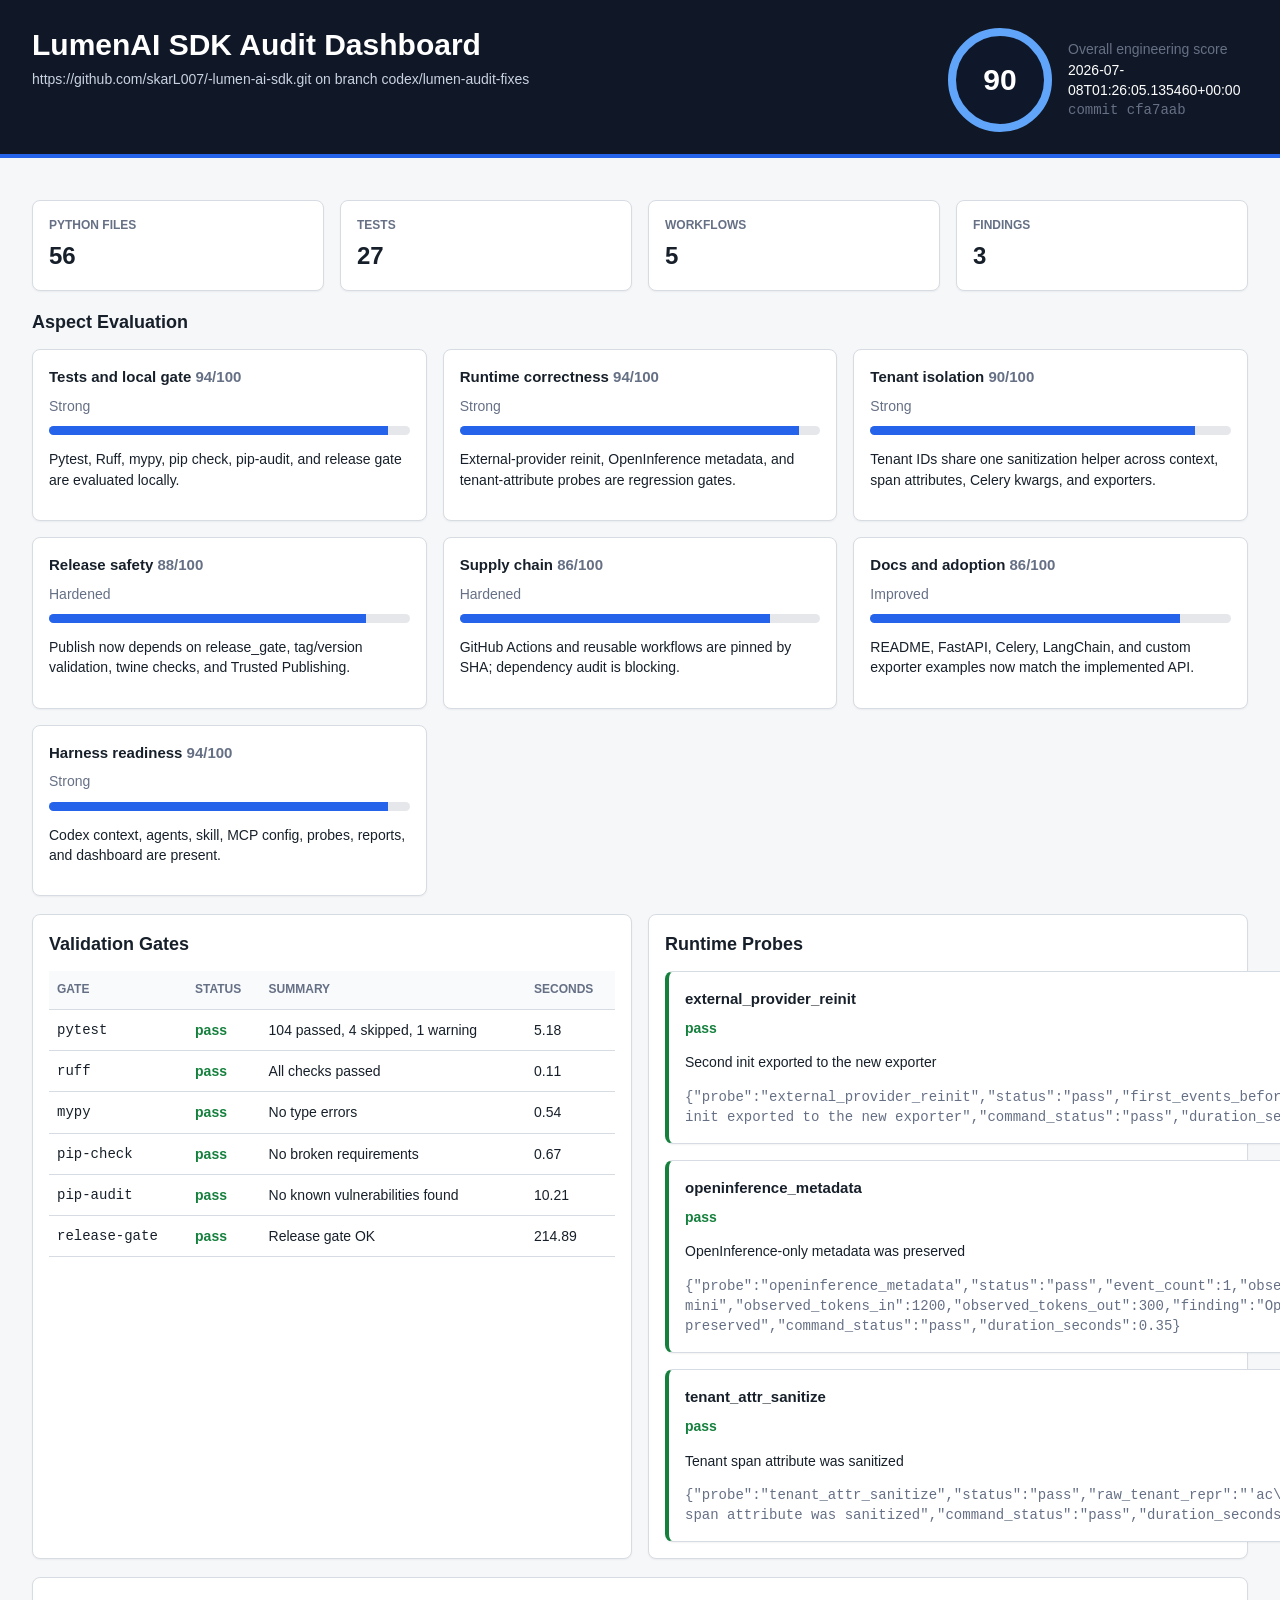
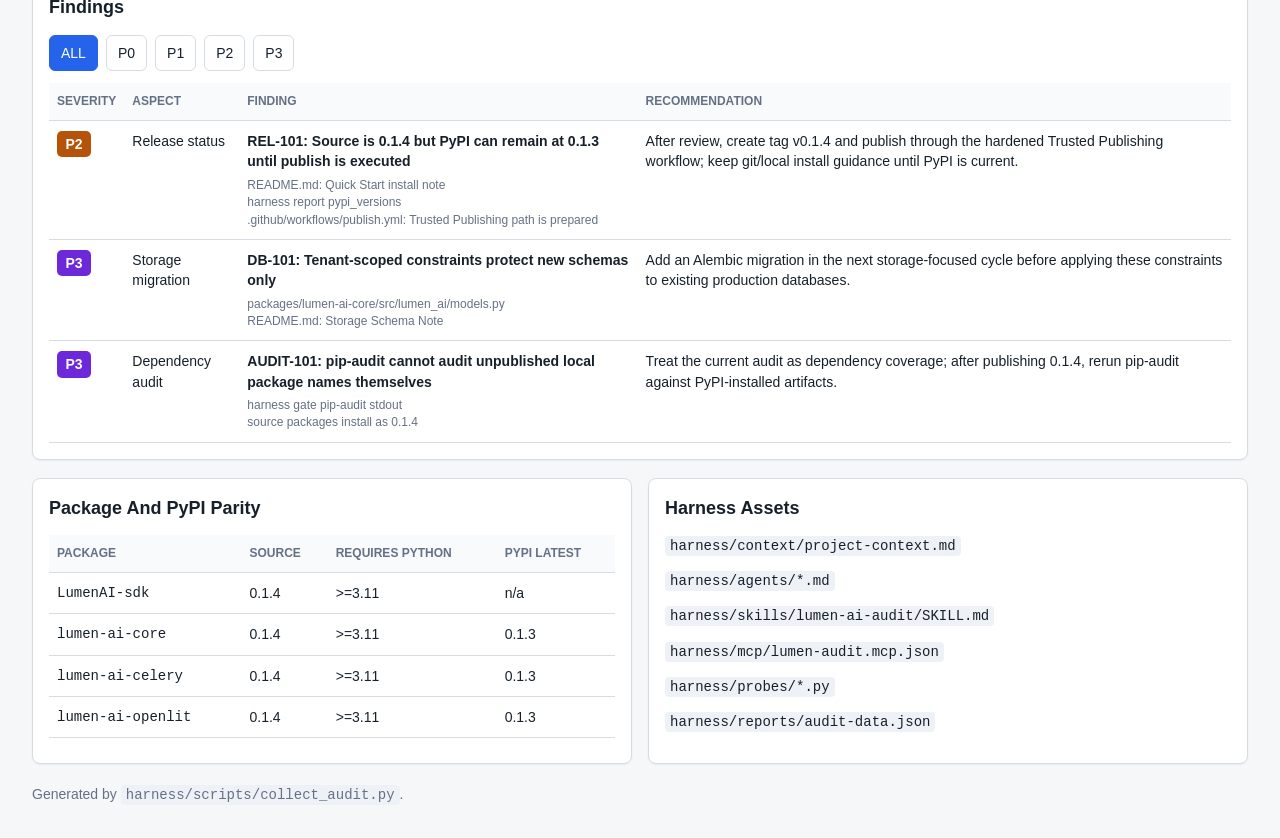
<file: harness/dashboard/index.html>
<!doctype html>
<html lang="en">
<head>
  <meta charset="utf-8">
  <meta name="viewport" content="width=device-width, initial-scale=1">
  <link rel="icon" href="data:,">
  <title>LumenAI SDK Audit Dashboard</title>
  <style>
    :root {
      --bg: #f6f7f9;
      --panel: #ffffff;
      --ink: #17202a;
      --muted: #667085;
      --line: #d7dce2;
      --blue: #2563eb;
      --green: #15803d;
      --amber: #b45309;
      --red: #b91c1c;
      --violet: #6d28d9;
    }
    * { box-sizing: border-box; }
    body {
      margin: 0;
      background: var(--bg);
      color: var(--ink);
      font-family: Inter, Segoe UI, Arial, sans-serif;
      font-size: 14px;
      line-height: 1.45;
      letter-spacing: 0;
    }
    header {
      background: #101827;
      color: #fff;
      padding: 28px 32px 22px;
      border-bottom: 4px solid var(--blue);
    }
    .wrap { max-width: 1280px; margin: 0 auto; }
    .topline { display: flex; justify-content: space-between; gap: 20px; align-items: flex-start; flex-wrap: wrap; }
    h1 { margin: 0 0 8px; font-size: 30px; line-height: 1.1; font-weight: 760; }
    h2 { margin: 0 0 14px; font-size: 18px; }
    h3 { margin: 0 0 8px; font-size: 15px; }
    .sub { color: #c8d2e0; max-width: 760px; }
    .scorebox {
      display: grid;
      grid-template-columns: 110px 170px;
      gap: 10px;
      align-items: center;
      min-width: 300px;
    }
    .score {
      width: 104px;
      height: 104px;
      border: 8px solid #60a5fa;
      border-radius: 50%;
      display: grid;
      place-items: center;
      font-size: 30px;
      font-weight: 800;
      background: #0f172a;
    }
    main { padding: 24px 32px 40px; }
    .grid { display: grid; gap: 16px; }
    .cols-4 { grid-template-columns: repeat(4, minmax(0, 1fr)); }
    .cols-3 { grid-template-columns: repeat(3, minmax(0, 1fr)); }
    .cols-2 { grid-template-columns: repeat(2, minmax(0, 1fr)); }
    section { margin-top: 18px; }
    .panel {
      background: var(--panel);
      border: 1px solid var(--line);
      border-radius: 8px;
      padding: 16px;
      box-shadow: 0 1px 2px rgba(16, 24, 40, 0.05);
    }
    .metric .label { color: var(--muted); font-size: 12px; text-transform: uppercase; font-weight: 700; }
    .metric .value { font-size: 24px; font-weight: 780; margin-top: 5px; }
    .bar { height: 9px; background: #e5e7eb; border-radius: 99px; overflow: hidden; margin-top: 10px; }
    .bar span { display: block; height: 100%; background: var(--blue); }
    .status-pass { color: var(--green); font-weight: 760; }
    .status-fail { color: var(--red); font-weight: 760; }
    .status-skip { color: var(--amber); font-weight: 760; }
    .filters { display: flex; gap: 8px; flex-wrap: wrap; margin-bottom: 12px; }
    button {
      border: 1px solid var(--line);
      background: #fff;
      color: var(--ink);
      border-radius: 6px;
      min-height: 34px;
      padding: 7px 11px;
      cursor: pointer;
      font: inherit;
    }
    button.active { background: var(--blue); color: #fff; border-color: var(--blue); }
    table { width: 100%; border-collapse: collapse; }
    th, td { border-bottom: 1px solid var(--line); padding: 10px 8px; text-align: left; vertical-align: top; }
    th { font-size: 12px; text-transform: uppercase; color: var(--muted); background: #f8fafc; }
    .sev { display: inline-block; min-width: 34px; text-align: center; border-radius: 5px; padding: 3px 6px; color: #fff; font-weight: 760; }
    .P0 { background: #7f1d1d; }
    .P1 { background: var(--red); }
    .P2 { background: var(--amber); }
    .P3 { background: var(--violet); }
    code { background: #eef2f7; padding: 2px 5px; border-radius: 4px; }
    .muted { color: var(--muted); }
    .mono { font-family: Consolas, ui-monospace, monospace; }
    .finding-title { font-weight: 760; }
    .evidence { color: var(--muted); font-size: 12px; margin-top: 5px; }
    .probe-pass { border-left: 4px solid var(--green); }
    .probe-fail { border-left: 4px solid var(--red); }
    .scroll { overflow-x: auto; }
    footer { color: var(--muted); padding: 20px 0 0; }
    @media (max-width: 900px) {
      header, main { padding-left: 18px; padding-right: 18px; }
      .cols-4, .cols-3, .cols-2 { grid-template-columns: 1fr; }
      .scorebox { grid-template-columns: 1fr; }
    }
  </style>
</head>
<body>
  <script type="application/json" id="audit-data">{"generated_at": "2026-07-08T01:26:05.135460+00:00", "repo": {"branch": "codex/lumen-audit-fixes", "commit": "cfa7aab", "status": "## codex/lumen-audit-fixes...origin/codex/lumen-audit-fixes [ahead 1]", "remote": "https://github.com/skarL007/-lumen-ai-sdk.git"}, "environment": {"python": "3.12.10 (tags/v3.12.10:0cc8128, Apr  8 2025, 12:21:36) [MSC v.1943 64 bit (AMD64)]", "executable": "<repo>\\.venv\\Scripts\\python.exe", "platform": "win32"}, "inventory": {"file_count": 200, "python_files": 56, "test_files": 27, "workflow_files": 5, "example_dirs": 6, "claude_agents": 6, "harness_agents": 4, "packages": [{"name": "LumenAI-sdk", "version": "0.1.4", "requires_python": ">=3.11", "dependencies": []}, {"name": "lumen-ai-core", "version": "0.1.4", "requires_python": ">=3.11", "dependencies": ["opentelemetry-api>=1.30.0", "opentelemetry-sdk>=1.30.0", "opentelemetry-instrumentation>=0.40b0", "redis>=5.0.0", "sqlalchemy>=2.0.0"]}, {"name": "lumen-ai-celery", "version": "0.1.4", "requires_python": ">=3.11", "dependencies": ["lumen-ai-core>=0.1.4", "celery>=5.3.0", "opentelemetry-instrumentation-celery>=0.40b0"]}, {"name": "lumen-ai-openlit", "version": "0.1.4", "requires_python": ">=3.11", "dependencies": ["lumen-ai-core>=0.1.4", "openlit>=1.0"]}]}, "pypi_versions": [{"package": "lumen-ai-core", "latest": "0.1.3", "status": "pass", "summary": "Passed", "stdout_tail": "lumen-ai-core (0.1.3)\nAvailable versions: 0.1.3, 0.1.2, 0.1.1, 0.1.0\n  INSTALLED: 0.1.4\n  LATEST:    0.1.3"}, {"package": "lumen-ai-celery", "latest": "0.1.3", "status": "pass", "summary": "Passed", "stdout_tail": "lumen-ai-celery (0.1.3)\nAvailable versions: 0.1.3, 0.1.2, 0.1.1, 0.1.0\n  INSTALLED: 0.1.4\n  LATEST:    0.1.3"}, {"package": "lumen-ai-openlit", "latest": "0.1.3", "status": "pass", "summary": "Passed", "stdout_tail": "lumen-ai-openlit (0.1.3)\nAvailable versions: 0.1.3, 0.1.2, 0.1.1, 0.1.0\n  INSTALLED: 0.1.4\n  LATEST:    0.1.3"}], "gates": [{"name": "pytest", "command": "<repo>\\.venv\\Scripts\\python.exe -m pytest tests -q", "exit_code": 0, "status": "pass", "duration_seconds": 5.18, "stdout_tail": "......ssss.............................................................. [ 66%]\n....................................                                     [100%]\n============================== warnings summary ===============================\n.venv\\Lib\\site-packages\\fastapi\\testclient.py:1\n  <repo>\\.venv\\Lib\\site-packages\\fastapi\\testclient.py:1: StarletteDeprecationWarning: Using `httpx` with `starlette.testclient` is deprecated; install `httpx2` instead.\n    from starlette.testclient import TestClient as TestClient  # noqa\n\n-- Docs: https://docs.pytest.org/en/stable/how-to/capture-warnings.html\n104 passed, 4 skipped, 1 warning in 4.34s", "stderr_tail": "", "summary": "104 passed, 4 skipped, 1 warning"}, {"name": "ruff", "command": "<repo>\\.venv\\Scripts\\python.exe -m ruff check packages/lumen-ai-core/src packages/lumen-ai-celery/src packages/lumen-ai-openlit/src --select E,F,W,I --ignore E501", "exit_code": 0, "status": "pass", "duration_seconds": 0.11, "stdout_tail": "All checks passed!", "stderr_tail": "", "summary": "All checks passed"}, {"name": "mypy", "command": "<repo>\\.venv\\Scripts\\python.exe -m mypy packages/lumen-ai-core/src/lumen_ai --ignore-missing-imports --no-error-summary", "exit_code": 0, "status": "pass", "duration_seconds": 0.54, "stdout_tail": "", "stderr_tail": "", "summary": "No type errors"}, {"name": "pip-check", "command": "<repo>\\.venv\\Scripts\\python.exe -m pip check", "exit_code": 0, "status": "pass", "duration_seconds": 0.67, "stdout_tail": "No broken requirements found.", "stderr_tail": "", "summary": "No broken requirements"}, {"name": "pip-audit", "command": "<repo>\\.venv\\Scripts\\python.exe -m pip_audit", "exit_code": 0, "status": "pass", "duration_seconds": 10.21, "stdout_tail": "Name             Skip Reason\n---------------- -------------------------------------------------------------------------------\nlumen-ai-celery  Dependency not found on PyPI and could not be audited: lumen-ai-celery (0.1.4)\nlumen-ai-core    Dependency not found on PyPI and could not be audited: lumen-ai-core (0.1.4)\nlumen-ai-openlit Dependency not found on PyPI and could not be audited: lumen-ai-openlit (0.1.4)", "stderr_tail": "No known vulnerabilities found", "summary": "No known vulnerabilities found"}, {"name": "release-gate", "command": "<repo>\\.venv\\Scripts\\python.exe scripts/release_gate.py", "exit_code": 0, "status": "pass", "duration_seconds": 214.89, "stdout_tail": "ation-httpx, opentelemetry-instrumentation-celery, opentelemetry-instrumentation-asgi, opentelemetry-instrumentation-aiohttp-client, opentelemetry-exporter-otlp-proto-http, opentelemetry-exporter-otlp-proto-grpc, lumen-ai-core, boto3, opentelemetry-instrumentation-starlette, opentelemetry-instrumentation-pyramid, opentelemetry-instrumentation-flask, opentelemetry-instrumentation-fastapi, opentelemetry-instrumentation-falcon, opentelemetry-instrumentation-django, opentelemetry-exporter-otlp, lumen-ai-celery, openlit, lumen-ai-openlit\n\nSuccessfully installed amqp-5.3.1 annotated-types-0.7.0 anthropic-0.116.0 anyio-4.14.1 asgiref-3.11.1 billiard-4.2.4 boto3-1.43.42 botocore-1.43.42 celery-5.6.3 certifi-2026.6.17 charset_normalizer-3.4.9 click-8.4.2 click-didyoumean-0.3.1 click-plugins-1.1.1.2 click-repl-0.3.0 colorama-0.4.6 distro-1.9.0 docstring-parser-0.18.0 googleapis-common-protos-1.75.0 greenlet-3.5.3 grpcio-1.81.1 h11-0.16.0 httpcore-1.0.9 httpx-0.28.1 idna-3.18 jiter-0.16.0 jmespath-1.1.0 kombu-5.6.2 lumen-ai-celery-0.1.4 lumen-ai-core-0.1.4 lumen-ai-openlit-0.1.4 openai-2.44.0 openlit-1.42.0 opentelemetry-api-1.43.0 opentelemetry-exporter-otlp-1.43.0 opentelemetry-exporter-otlp-proto-common-1.43.0 opentelemetry-exporter-otlp-proto-grpc-1.43.0 opentelemetry-exporter-otlp-proto-http-1.43.0 opentelemetry-instrumentation-0.64b0 opentelemetry-instrumentation-aiohttp-client-0.64b0 opentelemetry-instrumentation-asgi-0.64b0 opentelemetry-instrumentation-celery-0.64b0 opentelemetry-instrumentation-django-0.64b0 opentelemetry-instrumentation-falcon-0.64b0 opentelemetry-instrumentation-fastapi-0.64b0 opentelemetry-instrumentation-flask-0.64b0 opentelemetry-instrumentation-httpx-0.64b0 opentelemetry-instrumentation-pyramid-0.64b0 opentelemetry-instrumentation-requests-0.64b0 opentelemetry-instrumentation-starlette-0.64b0 opentelemetry-instrumentation-tornado-0.64b0 opentelemetry-instrumentation-urllib-0.64b0 opentelemetry-instrumentation-urllib3-0.64b0 opentelemetry-instrumentation-wsgi-0.64b0 opentelemetry-proto-1.43.0 opentelemetry-sdk-1.43.0 opentelemetry-semantic-conventions-0.64b0 opentelemetry-util-http-0.64b0 packaging-26.2 prompt-toolkit-3.0.52 protobuf-7.35.1 pydantic-2.13.4 pydantic-core-2.46.4 python-dateutil-2.9.0.post0 redis-8.0.1 requests-2.34.2 s3transfer-0.19.0 schedule-1.2.2 six-1.17.0 sniffio-1.3.1 sqlalchemy-2.0.51 tqdm-4.68.4 typing-extensions-4.16.0 typing-inspection-0.4.2 tzdata-2026.2 tzlocal-5.4.4 urllib3-2.7.0 vine-5.1.0 wcwidth-0.8.2 wrapt-2.2.2 xmltodict-0.15.1\n\n$ <temp>\\lumen-release-gate-p6rn9zm0\\sdist-venv\\Scripts\\python.exe -m pip check\nNo broken requirements found.\n\n$ <temp>\\lumen-release-gate-p6rn9zm0\\sdist-venv\\Scripts\\python.exe -c import lumen_ai; import lumen_ai.models; from lumen_ai import LumenAI, JsonlExporter, lumen_tenant, reset_tenant_id; from lumen_ai_celery import CeleryInstrumentor; from lumen_ai_openlit import OpenLITBridge; print('Release gate sdist import OK')\nRelease gate sdist import OK\n\nRelease gate OK", "stderr_tail": "* Creating isolated environment: venv+pip...\n* Installing packages in isolated environment:\n  - hatchling\n* Getting build dependencies for sdist...\n* Building sdist...\n* Building wheel from sdist\n* Creating isolated environment: venv+pip...\n* Installing packages in isolated environment:\n  - hatchling\n* Getting build dependencies for wheel...\n* Building wheel...\n* Creating isolated environment: venv+pip...\n* Installing packages in isolated environment:\n  - hatchling\n* Getting build dependencies for sdist...\n* Building sdist...\n* Building wheel from sdist\n* Creating isolated environment: venv+pip...\n* Installing packages in isolated environment:\n  - hatchling\n* Getting build dependencies for wheel...\n* Building wheel...\n* Creating isolated environment: venv+pip...\n* Installing packages in isolated environment:\n  - hatchling\n* Getting build dependencies for sdist...\n* Building sdist...\n* Building wheel from sdist\n* Creating isolated environment: venv+pip...\n* Installing packages in isolated environment:\n  - hatchling\n* Getting build dependencies for wheel...\n* Building wheel...", "summary": "Release gate OK"}], "probes": [{"probe": "external_provider_reinit", "status": "pass", "first_events_before_close": 1, "first_events_after_close": 0, "second_events": 1, "finding": "Second init exported to the new exporter", "command_status": "pass", "duration_seconds": 0.36}, {"probe": "openinference_metadata", "status": "pass", "event_count": 1, "observed_model": "gpt-4o-mini", "observed_tokens_in": 1200, "observed_tokens_out": 300, "finding": "OpenInference-only metadata was preserved", "command_status": "pass", "duration_seconds": 0.35}, {"probe": "tenant_attr_sanitize", "status": "pass", "raw_tenant_repr": "'ac\\nme\\t'", "observed_tenant_repr": "'acme'", "event_count": 1, "finding": "Tenant span attribute was sanitized", "command_status": "pass", "duration_seconds": 0.41}], "findings": [{"id": "REL-101", "severity": "P2", "aspect": "Release status", "title": "Source is 0.1.4 but PyPI can remain at 0.1.3 until publish is executed", "evidence": ["README.md: Quick Start install note", "harness report pypi_versions", ".github/workflows/publish.yml: Trusted Publishing path is prepared"], "recommendation": "After review, create tag v0.1.4 and publish through the hardened Trusted Publishing workflow; keep git/local install guidance until PyPI is current."}, {"id": "DB-101", "severity": "P3", "aspect": "Storage migration", "title": "Tenant-scoped constraints protect new schemas only", "evidence": ["packages/lumen-ai-core/src/lumen_ai/models.py", "README.md: Storage Schema Note"], "recommendation": "Add an Alembic migration in the next storage-focused cycle before applying these constraints to existing production databases."}, {"id": "AUDIT-101", "severity": "P3", "aspect": "Dependency audit", "title": "pip-audit cannot audit unpublished local package names themselves", "evidence": ["harness gate pip-audit stdout", "source packages install as 0.1.4"], "recommendation": "Treat the current audit as dependency coverage; after publishing 0.1.4, rerun pip-audit against PyPI-installed artifacts."}], "aspects": [{"name": "Tests and local gate", "score": 94, "status": "Strong", "note": "Pytest, Ruff, mypy, pip check, pip-audit, and release gate are evaluated locally."}, {"name": "Runtime correctness", "score": 94, "status": "Strong", "note": "External-provider reinit, OpenInference metadata, and tenant-attribute probes are regression gates."}, {"name": "Tenant isolation", "score": 90, "status": "Strong", "note": "Tenant IDs share one sanitization helper across context, span attributes, Celery kwargs, and exporters."}, {"name": "Release safety", "score": 88, "status": "Hardened", "note": "Publish now depends on release_gate, tag/version validation, twine checks, and Trusted Publishing."}, {"name": "Supply chain", "score": 86, "status": "Hardened", "note": "GitHub Actions and reusable workflows are pinned by SHA; dependency audit is blocking."}, {"name": "Docs and adoption", "score": 86, "status": "Improved", "note": "README, FastAPI, Celery, LangChain, and custom exporter examples now match the implemented API."}, {"name": "Harness readiness", "score": 94, "status": "Strong", "note": "Codex context, agents, skill, MCP config, probes, reports, and dashboard are present."}], "overall_score": 90}</script>
  <header>
    <div class="wrap topline">
      <div>
        <h1>LumenAI SDK Audit Dashboard</h1>
        <div class="sub" id="repoLine"></div>
      </div>
      <div class="scorebox">
        <div class="score" id="overallScore"></div>
        <div>
          <div class="muted">Overall engineering score</div>
          <div id="generatedAt"></div>
          <div class="muted mono" id="commitLine"></div>
        </div>
      </div>
    </div>
  </header>
  <main>
    <div class="wrap">
      <section class="grid cols-4" id="metrics"></section>
      <section>
        <h2>Aspect Evaluation</h2>
        <div class="grid cols-3" id="aspects"></div>
      </section>
      <section class="grid cols-2">
        <div class="panel">
          <h2>Validation Gates</h2>
          <div class="scroll"><table id="gates"></table></div>
        </div>
        <div class="panel">
          <h2>Runtime Probes</h2>
          <div class="grid" id="probes"></div>
        </div>
      </section>
      <section class="panel">
        <h2>Findings</h2>
        <div class="filters" id="filters"></div>
        <div class="scroll"><table id="findings"></table></div>
      </section>
      <section class="grid cols-2">
        <div class="panel">
          <h2>Package And PyPI Parity</h2>
          <div class="scroll"><table id="packages"></table></div>
        </div>
        <div class="panel">
          <h2>Harness Assets</h2>
          <div id="assets"></div>
        </div>
      </section>
      <footer>Generated by <code>harness/scripts/collect_audit.py</code>.</footer>
    </div>
  </main>
  <script>
    const data = JSON.parse(document.getElementById('audit-data').textContent);
    const $ = (id) => document.getElementById(id);
    const sevOrder = ['ALL', 'P0', 'P1', 'P2', 'P3'];
    let activeSeverity = 'ALL';

    function esc(value) {
      return String(value ?? '').replace(/[&<>"']/g, c => ({'&':'&amp;','<':'&lt;','>':'&gt;','"':'&quot;',"'":'&#39;'}[c]));
    }
    function statusClass(status) {
      if (status === 'pass') return 'status-pass';
      if (status === 'fail') return 'status-fail';
      return 'status-skip';
    }
    function renderMetrics() {
      const inv = data.inventory;
      const counts = [
        ['Python files', inv.python_files],
        ['Tests', inv.test_files],
        ['Workflows', inv.workflow_files],
        ['Findings', data.findings.length],
      ];
      $('metrics').innerHTML = counts.map(([label, value]) => `<div class="panel metric"><div class="label">${esc(label)}</div><div class="value">${esc(value)}</div></div>`).join('');
    }
    function renderAspects() {
      $('aspects').innerHTML = data.aspects.map(a => `<div class="panel"><h3>${esc(a.name)} <span class="muted">${a.score}/100</span></h3><div class="muted">${esc(a.status)}</div><div class="bar"><span style="width:${a.score}%"></span></div><p>${esc(a.note)}</p></div>`).join('');
    }
    function renderGates() {
      $('gates').innerHTML = '<thead><tr><th>Gate</th><th>Status</th><th>Summary</th><th>Seconds</th></tr></thead><tbody>' +
        data.gates.map(g => `<tr><td class="mono">${esc(g.name)}</td><td class="${statusClass(g.status)}">${esc(g.status)}</td><td>${esc(g.summary)}</td><td>${esc(g.duration_seconds)}</td></tr>`).join('') +
        '</tbody>';
    }
    function renderProbes() {
      $('probes').innerHTML = data.probes.map(p => `<div class="panel probe-${esc(p.status)}"><h3>${esc(p.probe)}</h3><div class="${statusClass(p.status)}">${esc(p.status)}</div><p>${esc(p.finding)}</p><div class="muted mono">${esc(JSON.stringify(p))}</div></div>`).join('');
    }
    function renderFilters() {
      $('filters').innerHTML = sevOrder.map(s => `<button data-sev="${s}" class="${s === activeSeverity ? 'active' : ''}">${s}</button>`).join('');
      $('filters').querySelectorAll('button').forEach(btn => btn.addEventListener('click', () => {
        activeSeverity = btn.dataset.sev;
        renderFilters();
        renderFindings();
      }));
    }
    function renderFindings() {
      const rows = data.findings.filter(f => activeSeverity === 'ALL' || f.severity === activeSeverity);
      $('findings').innerHTML = '<thead><tr><th>Severity</th><th>Aspect</th><th>Finding</th><th>Recommendation</th></tr></thead><tbody>' +
        rows.map(f => `<tr><td><span class="sev ${esc(f.severity)}">${esc(f.severity)}</span></td><td>${esc(f.aspect)}</td><td><div class="finding-title">${esc(f.id)}: ${esc(f.title)}</div><div class="evidence">${f.evidence.map(esc).join('<br>')}</div></td><td>${esc(f.recommendation)}</td></tr>`).join('') +
        '</tbody>';
    }
    function renderPackages() {
      const byName = Object.fromEntries((data.pypi_versions || []).map(p => [p.package, p.latest]));
      $('packages').innerHTML = '<thead><tr><th>Package</th><th>Source</th><th>Requires Python</th><th>PyPI latest</th></tr></thead><tbody>' +
        data.inventory.packages.map(p => `<tr><td class="mono">${esc(p.name)}</td><td>${esc(p.version)}</td><td>${esc(p.requires_python)}</td><td>${esc(byName[p.name] || 'n/a')}</td></tr>`).join('') +
        '</tbody>';
    }
    function renderAssets() {
      const items = [
        'harness/context/project-context.md',
        'harness/agents/*.md',
        'harness/skills/lumen-ai-audit/SKILL.md',
        'harness/mcp/lumen-audit.mcp.json',
        'harness/probes/*.py',
        'harness/reports/audit-data.json',
      ];
      $('assets').innerHTML = items.map(i => `<p><code>${esc(i)}</code></p>`).join('');
    }
    $('overallScore').textContent = data.overall_score;
    $('repoLine').textContent = `${data.repo.remote} on branch ${data.repo.branch}`;
    $('generatedAt').textContent = data.generated_at;
    $('commitLine').textContent = `commit ${data.repo.commit}`;
    renderMetrics();
    renderAspects();
    renderGates();
    renderProbes();
    renderFilters();
    renderFindings();
    renderPackages();
    renderAssets();
  </script>
</body>
</html>
</file>
